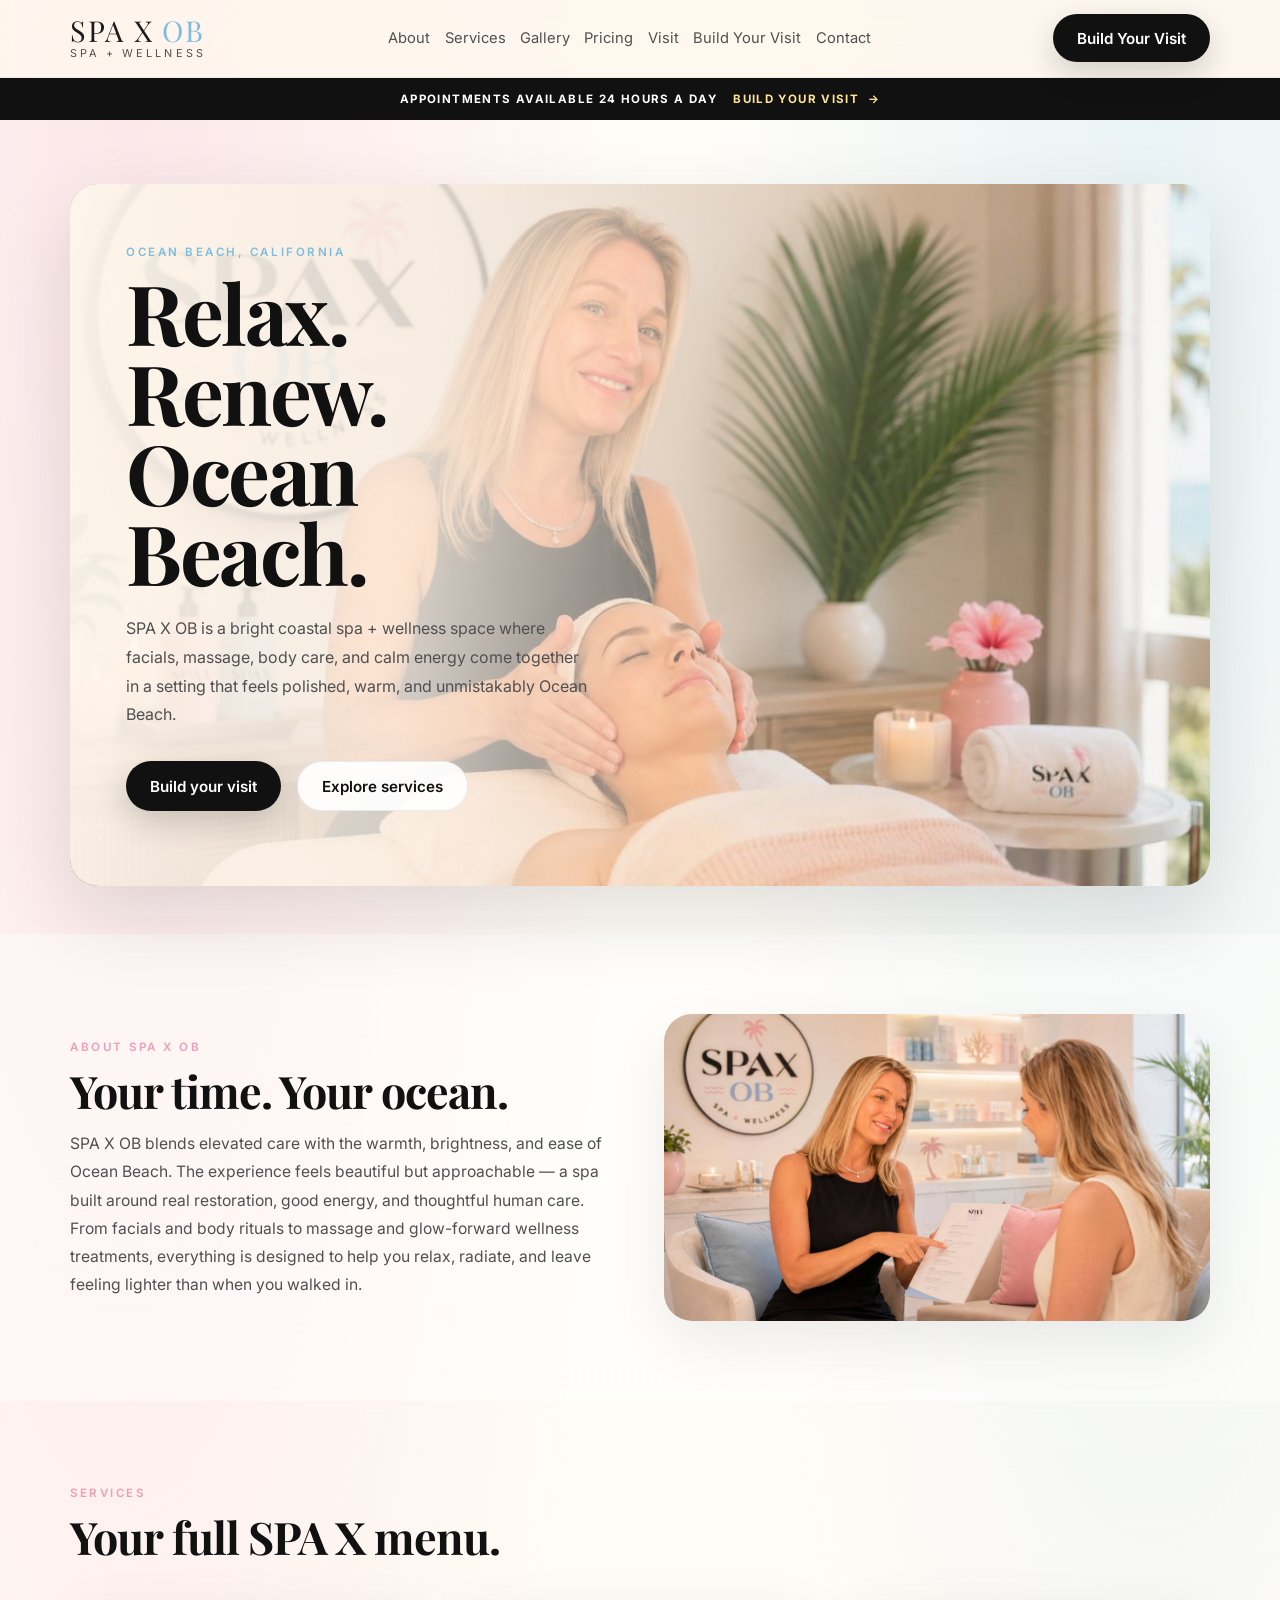
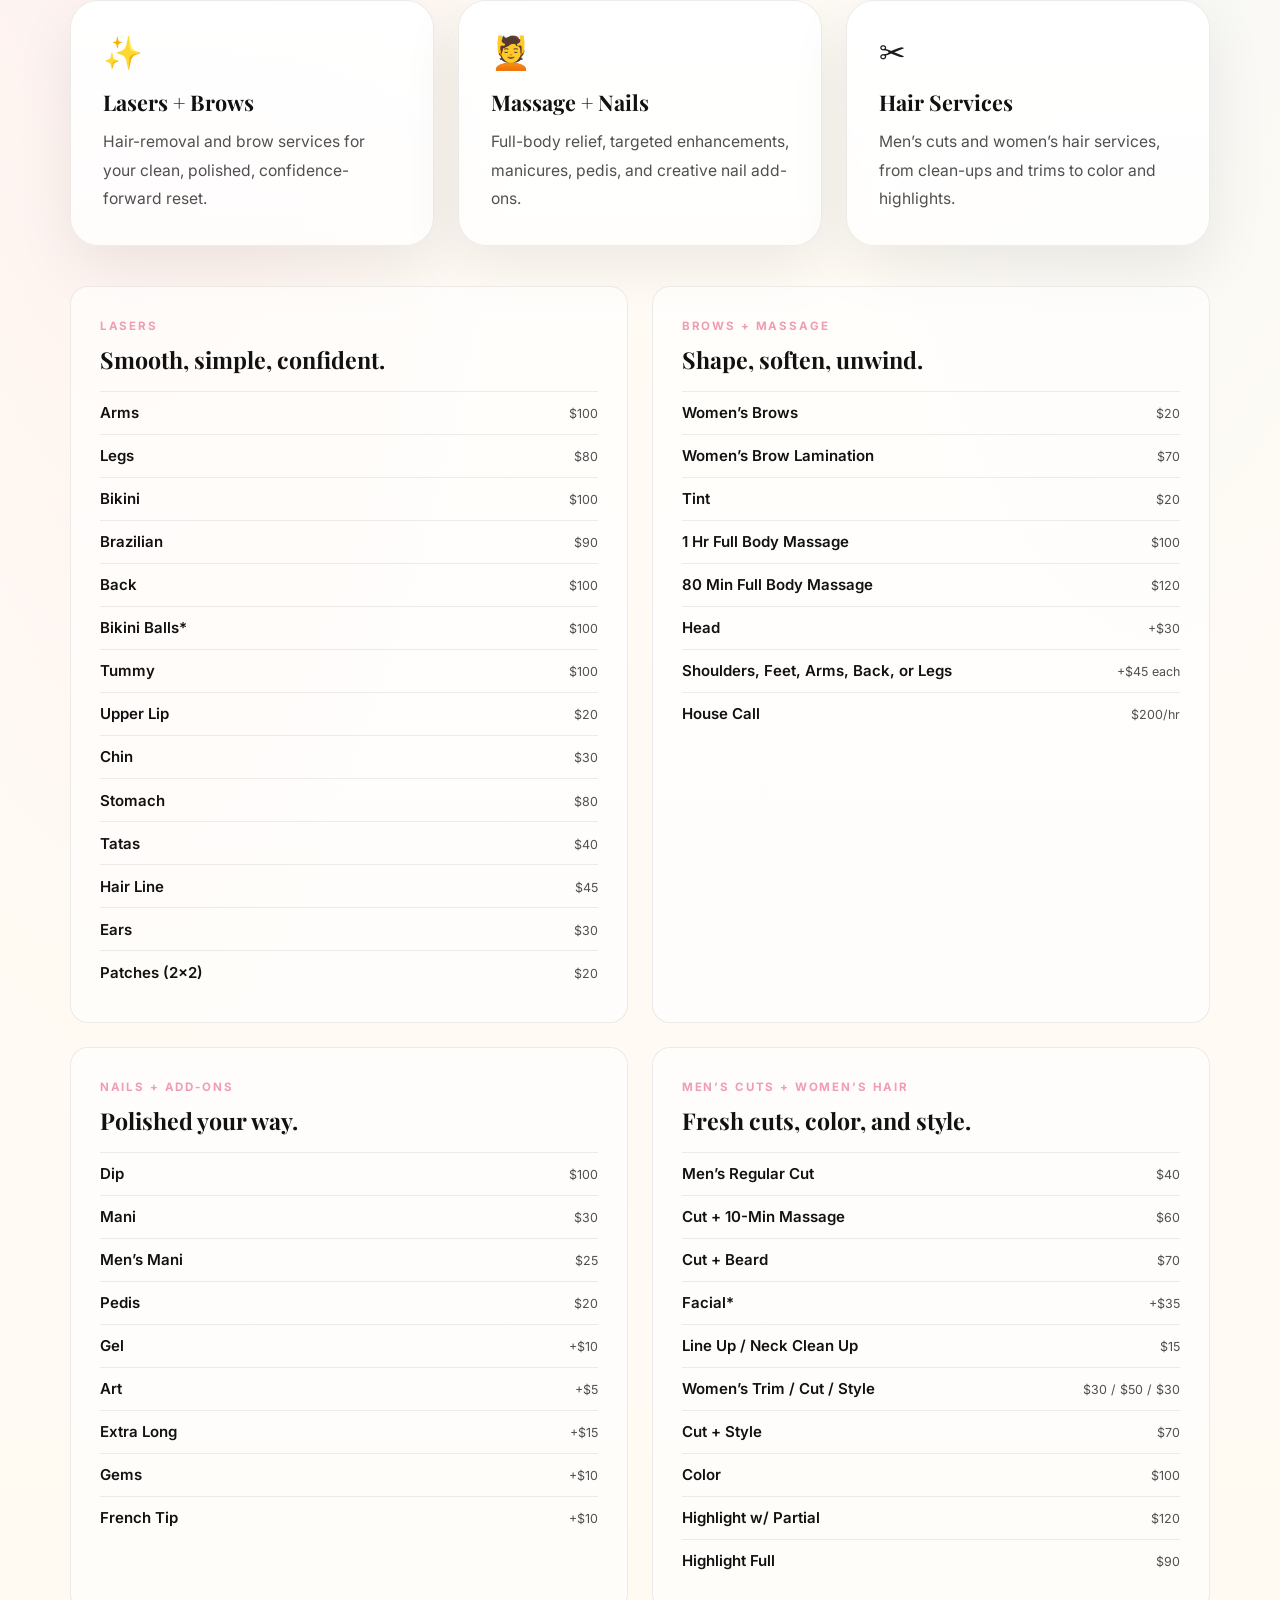
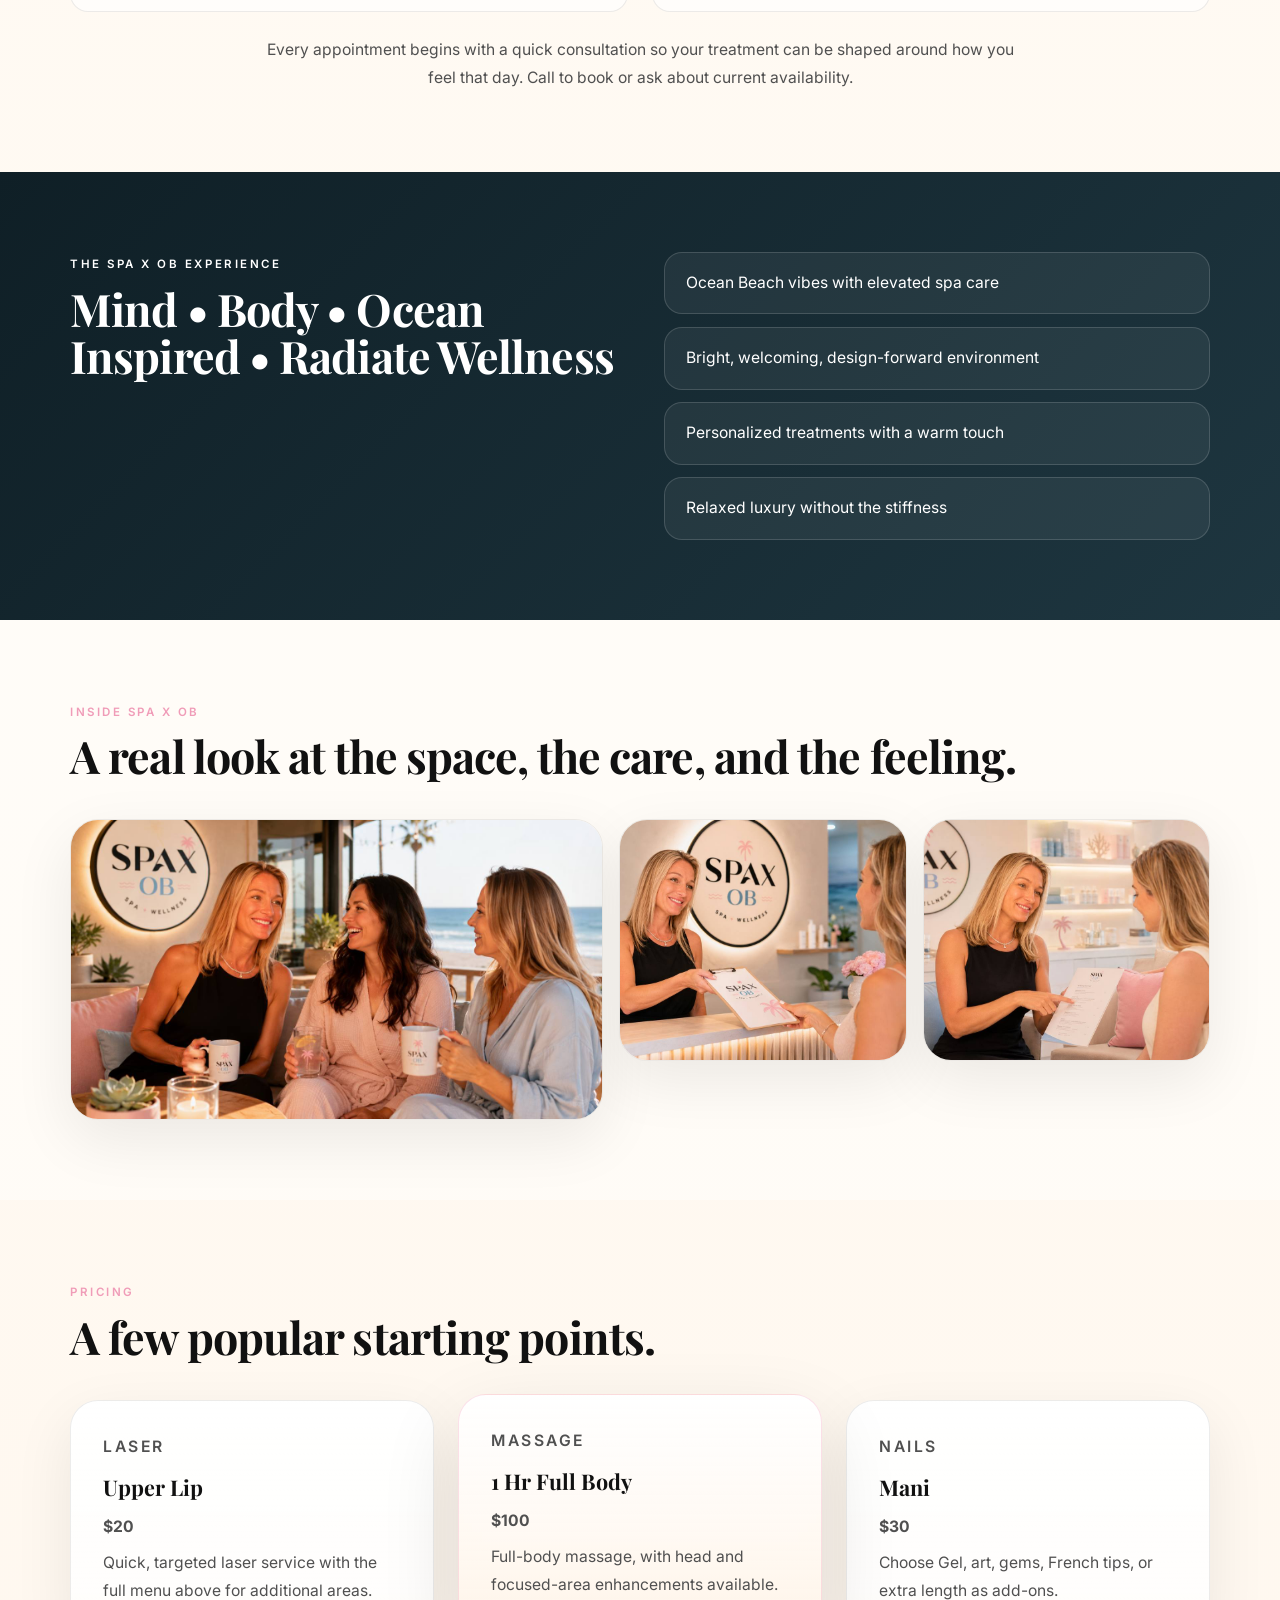
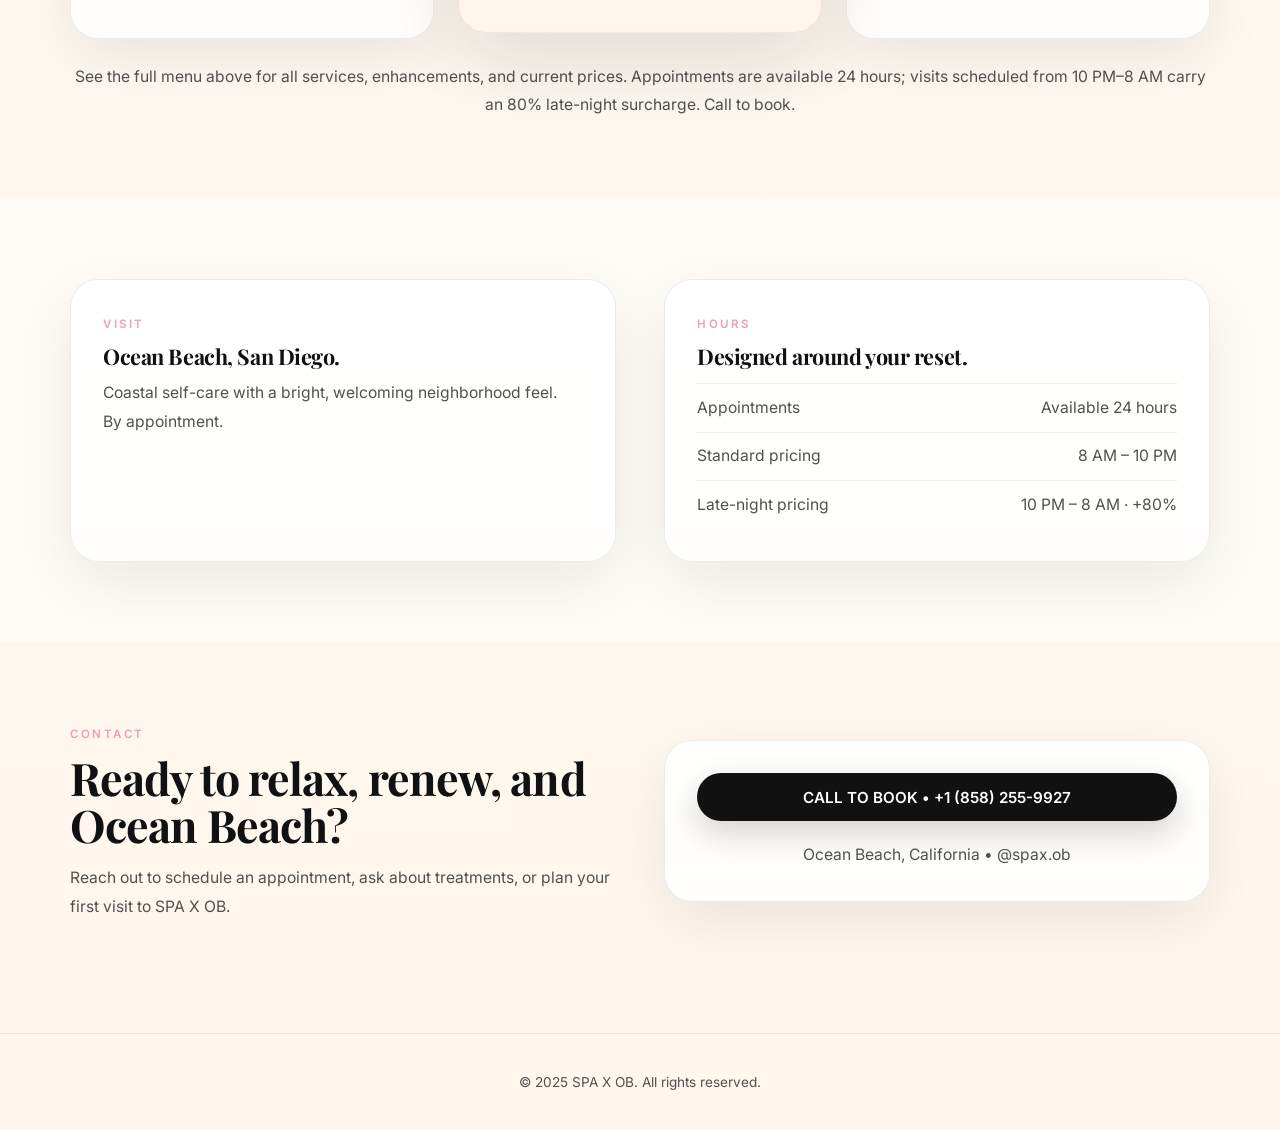
<file: index.html>
<!doctype html>
<html lang="en">
  <head>
    <meta charset="UTF-8" />
    <meta name="viewport" content="width=device-width, initial-scale=1.0" />
    <title>SPA X OB | Spa + Wellness in Ocean Beach, San Diego</title>
    <meta name="description" content="SPA X OB is a modern coastal spa and wellness destination in Ocean Beach, San Diego. Massage, facials, body rituals, and radiance treatments in a bright, design-forward space." />
    <link rel="preconnect" href="https://fonts.googleapis.com" />
    <link rel="preconnect" href="https://fonts.gstatic.com" crossorigin />
    <link href="https://fonts.googleapis.com/css2?family=Inter:wght@400;500;700&family=Playfair+Display:ital,wght@0,400;0,700;1,400&display=swap" rel="stylesheet" />
    <link rel="stylesheet" href="styles.css" />
  </head>
  <body>
    <div class="site-shell">
      <header class="topbar">
        <div class="container topbar__inner">
          <a class="brand" href="#top">
            <span class="brand__title">SPA X <span class="brand__ob">OB</span></span>
            <span class="brand__subtitle">Spa + Wellness</span>
          </a>

          <button type="button" class="menu-toggle" aria-expanded="false" aria-controls="site-navigation" aria-label="Toggle navigation menu">
            <span></span><span></span><span></span>
          </button>

          <nav class="nav" id="site-navigation">
            <a href="#about">About</a>
            <a href="#services">Services</a>
            <a href="#gallery">Gallery</a>
            <a href="#pricing">Pricing</a>
            <a href="#visit">Visit</a>
            <a href="order.html">Build Your Visit</a>
            <a href="#contact">Contact</a>
          </nav>
          <a class="button button--nav" href="order.html">Build Your Visit</a>
        </div>
      </header>

      <div class="availability-bar" role="status"><div class="container"><span>APPOINTMENTS AVAILABLE 24 HOURS A DAY</span><a href="order.html">BUILD YOUR VISIT <b>→</b></a></div></div>

      <main id="top">
        <!-- HERO -->
        <section class="hero">
          <div class="container hero__grid--single">
            <div class="hero-photo-card">
              <img src="assets/hero-facial-room.jpg" alt="SPA X OB facial treatment in progress" class="hero-photo-card__image" loading="eager" />
              <div class="hero-photo-card__overlay"></div>
              <div class="hero-photo-card__content">
                <span class="eyebrow">Ocean Beach, California</span>
                <h1>Relax. Renew. Ocean Beach.</h1>
                <p class="hero__lede">
                  SPA X OB is a bright coastal spa + wellness space where facials, massage, body care, and calm energy come together in a setting that feels polished, warm, and unmistakably Ocean Beach.
                </p>
                <div class="hero__actions">
                  <a class="button button--primary" href="order.html">Build your visit</a>
                  <a class="button button--light" href="#services">Explore services</a>
                </div>
              </div>
            </div>
          </div>
        </section>

        <!-- ABOUT -->
        <section class="section section--soft" id="about">
          <div class="container split-grid">
            <div class="about-text">
              <span class="eyebrow eyebrow--pink">About SPA X OB</span>
              <h2>Your time. Your ocean.</h2>
              <p>
                SPA X OB blends elevated care with the warmth, brightness, and ease of Ocean Beach. The experience feels beautiful but approachable — a spa built around real restoration, good energy, and thoughtful human care.
              </p>
              <p>
                From facials and body rituals to massage and glow-forward wellness treatments, everything is designed to help you relax, radiate, and leave feeling lighter than when you walked in.
              </p>
            </div>
            <div class="about-photos about-photos--single">
              <img src="assets/about-consultation.jpg" alt="SPA X OB consultation and branded interior" class="about-photos__img about-photos__img--top" loading="lazy" />
            </div>
          </div>
        </section>

        <!-- SERVICES -->
        <section class="section" id="services">
          <div class="container">
            <span class="eyebrow eyebrow--pink">Services</span>
            <h2>Your full SPA X menu.</h2>
            <div class="cards">
              <article class="card">
                <div class="card__icon">✨</div>
                <h3>Lasers + Brows</h3>
                <p>Hair-removal and brow services for your clean, polished, confidence-forward reset.</p>
              </article>
              <article class="card">
                <div class="card__icon">💆</div>
                <h3>Massage + Nails</h3>
                <p>Full-body relief, targeted enhancements, manicures, pedis, and creative nail add-ons.</p>
              </article>
              <article class="card">
                <div class="card__icon">✂️</div>
                <h3>Hair Services</h3>
                <p>Men’s cuts and women’s hair services, from clean-ups and trims to color and highlights.</p>
              </article>
            </div>

            <div class="service-menu" aria-label="Full services menu">
              <article class="service-menu__group">
                <p class="service-menu__label">Lasers</p>
                <h3>Smooth, simple, confident.</h3>
                <ul>
                  <li><span>Arms</span><small>$100</small></li><li><span>Legs</span><small>$80</small></li><li><span>Bikini</span><small>$100</small></li><li><span>Brazilian</span><small>$90</small></li><li><span>Back</span><small>$100</small></li><li><span>Bikini Balls*</span><small>$100</small></li><li><span>Tummy</span><small>$100</small></li><li><span>Upper Lip</span><small>$20</small></li><li><span>Chin</span><small>$30</small></li><li><span>Stomach</span><small>$80</small></li><li><span>Tatas</span><small>$40</small></li><li><span>Hair Line</span><small>$45</small></li><li><span>Ears</span><small>$30</small></li><li><span>Patches (2×2)</span><small>$20</small></li>
                </ul>
              </article>
              <article class="service-menu__group">
                <p class="service-menu__label">Brows + Massage</p>
                <h3>Shape, soften, unwind.</h3>
                <ul>
                  <li><span>Women’s Brows</span><small>$20</small></li><li><span>Women’s Brow Lamination</span><small>$70</small></li><li><span>Tint</span><small>$20</small></li><li><span>1 Hr Full Body Massage</span><small>$100</small></li><li><span>80 Min Full Body Massage</span><small>$120</small></li><li><span>Head</span><small>+$30</small></li><li><span>Shoulders, Feet, Arms, Back, or Legs</span><small>+$45 each</small></li><li><span>House Call</span><small>$200/hr</small></li>
                </ul>
              </article>
              <article class="service-menu__group">
                <p class="service-menu__label">Nails + Add-Ons</p>
                <h3>Polished your way.</h3>
                <ul>
                  <li><span>Dip</span><small>$100</small></li><li><span>Mani</span><small>$30</small></li><li><span>Men’s Mani</span><small>$25</small></li><li><span>Pedis</span><small>$20</small></li><li><span>Gel</span><small>+$10</small></li><li><span>Art</span><small>+$5</small></li><li><span>Extra Long</span><small>+$15</small></li><li><span>Gems</span><small>+$10</small></li><li><span>French Tip</span><small>+$10</small></li>
                </ul>
              </article>
              <article class="service-menu__group">
                <p class="service-menu__label">Men’s Cuts + Women’s Hair</p>
                <h3>Fresh cuts, color, and style.</h3>
                <ul>
                  <li><span>Men’s Regular Cut</span><small>$40</small></li><li><span>Cut + 10-Min Massage</span><small>$60</small></li><li><span>Cut + Beard</span><small>$70</small></li><li><span>Facial*</span><small>+$35</small></li><li><span>Line Up / Neck Clean Up</span><small>$15</small></li><li><span>Women’s Trim / Cut / Style</span><small>$30 / $50 / $30</small></li><li><span>Cut + Style</span><small>$70</small></li><li><span>Color</span><small>$100</small></li><li><span>Highlight w/ Partial</span><small>$120</small></li><li><span>Highlight Full</span><small>$90</small></li>
                </ul>
              </article>
            </div>
            <p class="services-note">Every appointment begins with a quick consultation so your treatment can be shaped around how you feel that day. Call to book or ask about current availability.</p>
          </div>
        </section>

        <!-- EXPERIENCE BANNER -->
        <section class="section section--accent" id="experience">
          <div class="container split-grid split-grid--center">
            <div>
              <span class="eyebrow">The SPA X OB experience</span>
              <h2>Mind • Body • Ocean Inspired • Radiate Wellness</h2>
            </div>
            <ul class="feature-list">
              <li>Ocean Beach vibes with elevated spa care</li>
              <li>Bright, welcoming, design-forward environment</li>
              <li>Personalized treatments with a warm touch</li>
              <li>Relaxed luxury without the stiffness</li>
            </ul>
          </div>
        </section>

        <!-- GALLERY -->
        <section class="section section--soft" id="gallery">
          <div class="container">
            <span class="eyebrow eyebrow--pink">Inside SPA X OB</span>
            <h2>A real look at the space, the care, and the feeling.</h2>
            <div class="gallery-grid">
              <div class="gallery-card gallery-card--tall">
                <img src="assets/gallery-ocean-mugs.jpg" alt="Guests enjoying SPA X OB branded mugs by the ocean" loading="lazy" />
              </div>
              <div class="gallery-card">
                <img src="assets/gallery-welcome-desk.jpg" alt="SPA X OB welcome desk" loading="lazy" />
              </div>
              <div class="gallery-card">
                <img src="assets/about-consultation.jpg" alt="SPA X OB consultation and products" loading="lazy" />
              </div>
            </div>
          </div>
        </section>

        <!-- PRICING -->
        <section class="section" id="pricing">
          <div class="container">
            <span class="eyebrow eyebrow--pink">Pricing</span>
            <h2>A few popular starting points.</h2>
            <div class="pricing-grid">
              <article class="price-card">
                <p class="price-card__label">Laser</p>
                <h3>Upper Lip</h3>
                <p class="price-card__price">$20</p>
                <p>Quick, targeted laser service with the full menu above for additional areas.</p>
              </article>
              <article class="price-card price-card--featured">
                <p class="price-card__label">Massage</p>
                <h3>1 Hr Full Body</h3>
                <p class="price-card__price">$100</p>
                <p>Full-body massage, with head and focused-area enhancements available.</p>
              </article>
              <article class="price-card">
                <p class="price-card__label">Nails</p>
                <h3>Mani</h3>
                <p class="price-card__price">$30</p>
                <p>Choose Gel, art, gems, French tips, or extra length as add-ons.</p>
              </article>
            </div>
            <p class="pricing-note">See the full menu above for all services, enhancements, and current prices. Appointments are available 24 hours; visits scheduled from 10 PM–8 AM carry an 80% late-night surcharge. Call to book.</p>
          </div>
        </section>

        <!-- VISIT -->
        <section class="section section--soft" id="visit">
          <div class="container visit-grid">
            <div class="visit-card">
              <span class="eyebrow eyebrow--pink">Visit</span>
              <h2>Ocean Beach, San Diego.</h2>
              <p>Coastal self-care with a bright, welcoming neighborhood feel.</p>
              <p>By appointment.</p>
            </div>
            <div class="visit-card">
              <span class="eyebrow eyebrow--pink">Hours</span>
              <h2>Designed around your reset.</h2>
              <ul class="hours-list">
                <li><span>Appointments</span><span>Available 24 hours</span></li>
                <li><span>Standard pricing</span><span>8 AM – 10 PM</span></li>
                <li><span>Late-night pricing</span><span>10 PM – 8 AM · +80%</span></li>
              </ul>
            </div>
          </div>
        </section>

        <!-- CONTACT -->
        <section class="section" id="contact">
          <div class="container cta-panel">
            <div>
              <span class="eyebrow eyebrow--pink">Contact</span>
              <h2>Ready to relax, renew, and Ocean Beach?</h2>
              <p>Reach out to schedule an appointment, ask about treatments, or plan your first visit to SPA X OB.</p>
            </div>
            <div class="contact-card">
              <a class="button button--primary button--wide" href="tel:+18582559927">CALL TO BOOK • +1 (858) 255-9927</a>
              <p class="contact-card__note">Ocean Beach, California • @spax.ob</p>
            </div>
          </div>
        </section>
      </main>

      <!-- FOOTER -->
      <footer class="site-footer">
        <div class="container site-footer__inner">
          <p>&copy; 2025 SPA X OB. All rights reserved.</p>
        </div>
      </footer>
    </div>

    <script>
      (() => {
        const toggle = document.querySelector('.menu-toggle');
        const nav = document.getElementById('site-navigation');
        if (!toggle || !nav) return;
        const links = nav.querySelectorAll('a');
        const close = () => { toggle.setAttribute('aria-expanded','false'); nav.classList.remove('nav--open'); };
        toggle.addEventListener('click', () => {
          const open = toggle.getAttribute('aria-expanded') === 'true';
          toggle.setAttribute('aria-expanded', String(!open));
          nav.classList.toggle('nav--open', !open);
        });
        links.forEach(l => l.addEventListener('click', close));
        window.addEventListener('resize', () => { if (innerWidth > 900) close(); });
      })();
    </script>
  </body>
</html>
</file>
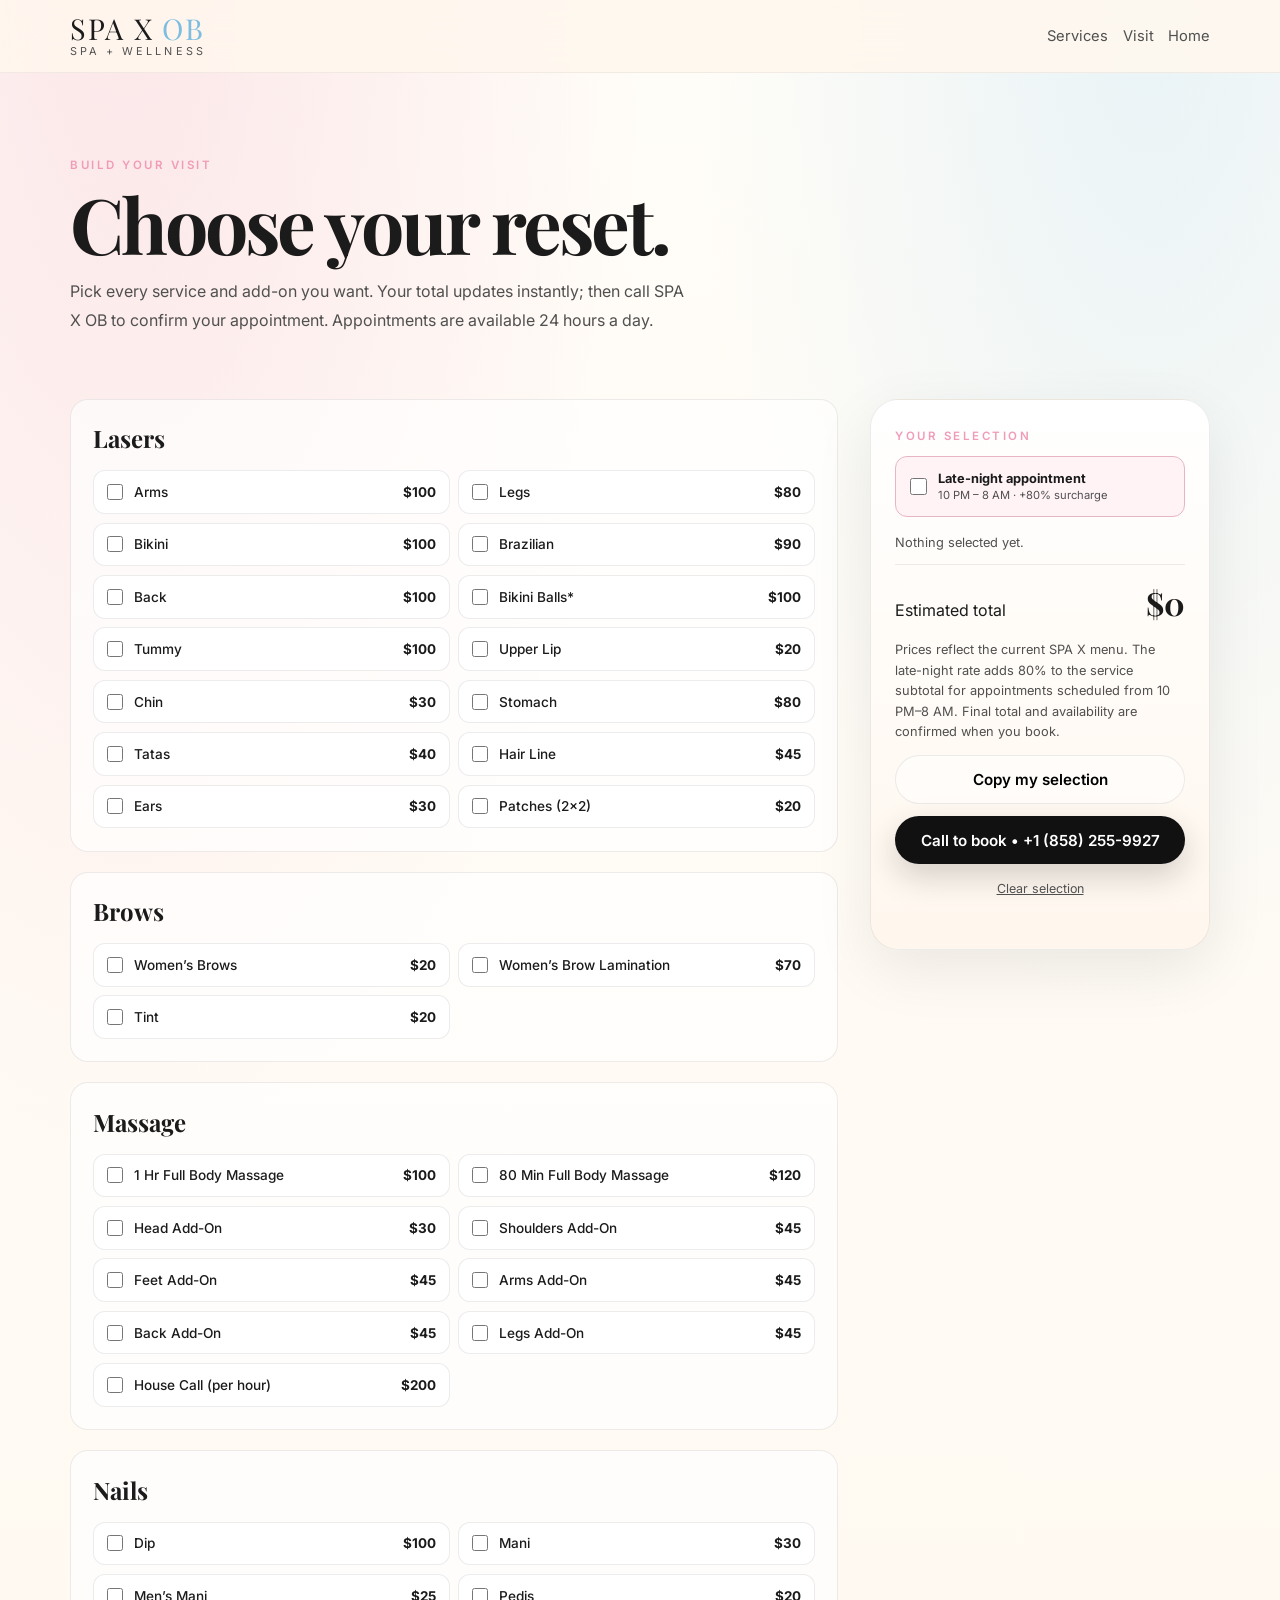
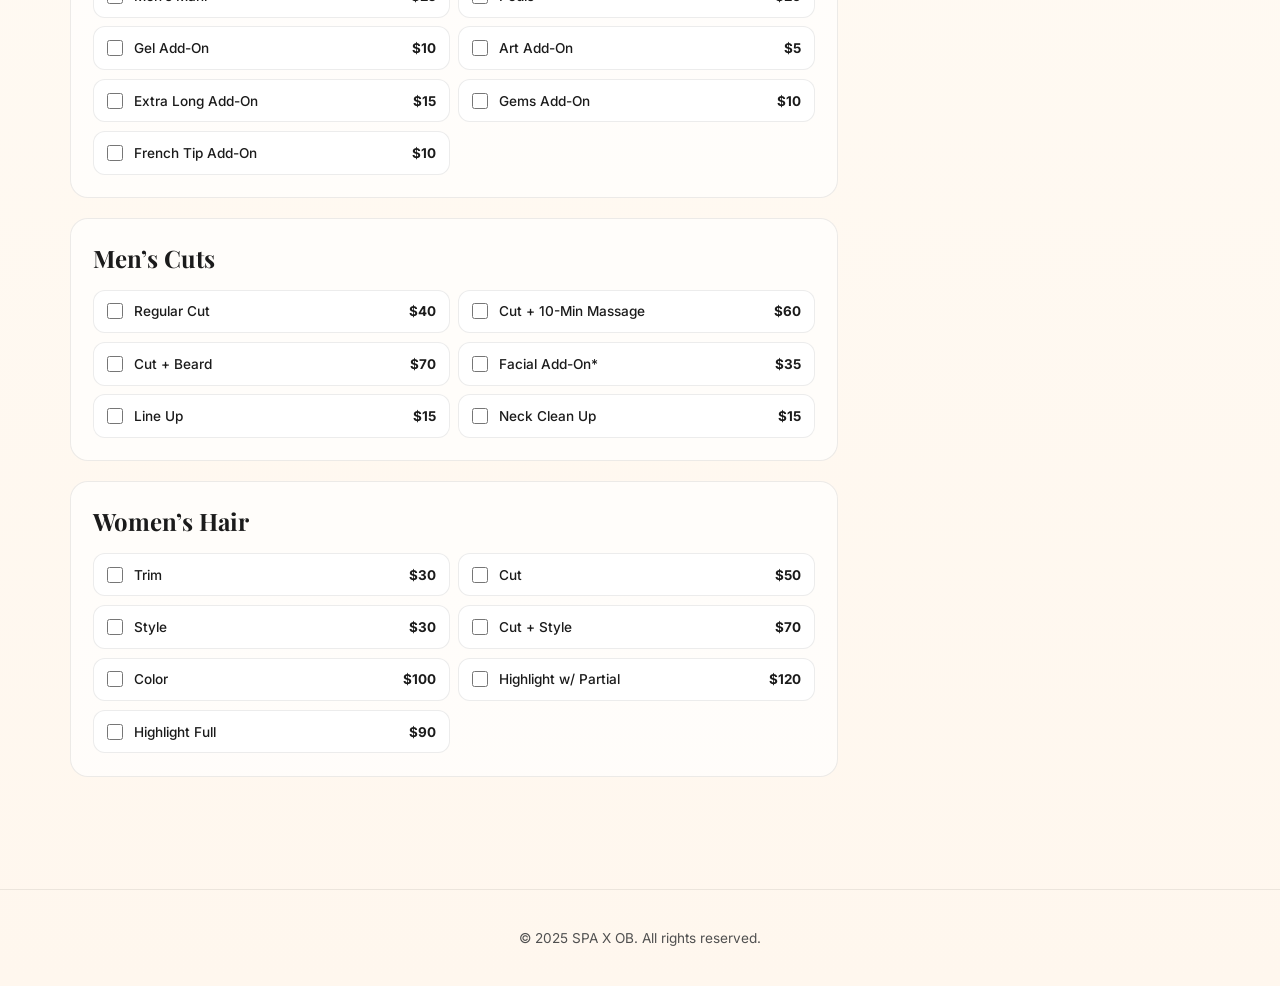
<file: order.html>
<!doctype html><html lang="en"><head><meta charset="UTF-8"><meta name="viewport" content="width=device-width,initial-scale=1"><title>Build Your Visit | SPA X OB</title><meta name="description" content="Select SPA X OB services and see your estimated total."><link rel="preconnect" href="https://fonts.googleapis.com"><link rel="preconnect" href="https://fonts.gstatic.com" crossorigin><link href="https://fonts.googleapis.com/css2?family=Inter:wght@400;500;700&family=Playfair+Display:ital,wght@0,400;0,700;1,400&display=swap" rel="stylesheet"><link rel="stylesheet" href="styles.css"><link rel="stylesheet" href="order.css"></head><body><header class="topbar"><div class="container topbar__inner"><a class="brand" href="index.html"><span class="brand__title">SPA X <span class="brand__ob">OB</span></span><span class="brand__subtitle">Spa + Wellness</span></a><nav class="nav order-nav"><a href="index.html#services">Services</a><a href="index.html#visit">Visit</a><a href="index.html">Home</a></nav></div></header><main><section class="order-hero"><div class="container"><span class="eyebrow eyebrow--pink">Build Your Visit</span><h1>Choose your reset.</h1><p>Pick every service and add-on you want. Your total updates instantly; then call SPA X OB to confirm your appointment. Appointments are available 24 hours a day.</p></div></section><section class="order-section"><div class="container order-layout"><div><div id="service-groups" class="service-groups" aria-live="polite"></div></div><aside class="order-summary"><p class="eyebrow eyebrow--pink">Your Selection</p><label class="late-night-toggle"><input id="late-night" type="checkbox"><span><b>Late-night appointment</b><small>10 PM – 8 AM · +80% surcharge</small></span></label><div id="selected-items" class="selected-items"><p class="empty">Nothing selected yet.</p></div><div class="total-row"><span>Estimated total</span><strong id="total">$0</strong></div><p class="estimate-note">Prices reflect the current SPA X menu. The late-night rate adds 80% to the service subtotal for appointments scheduled from 10 PM–8 AM. Final total and availability are confirmed when you book.</p><button id="copy-order" class="button button--ghost button--wide" type="button">Copy my selection</button><a class="button button--primary button--wide" href="tel:+18582559927">Call to book • +1 (858) 255-9927</a><button id="clear-order" class="text-button" type="button">Clear selection</button><p id="copy-status" class="copy-status" aria-live="polite"></p></aside></div></section></main><footer class="site-footer"><div class="container site-footer__inner"><p>© 2025 SPA X OB. All rights reserved.</p></div></footer><script src="order.js"></script></body></html>
</file>
<file: styles.css>
:root {
  --cream: #fff7ee;
  --sand: #fffaf4;
  --blush: #f7c6d3;
  --pink: #f09cb8;
  --sunshine: #ffe494;
  --ocean: #7dbddf;
  --ocean-light: #b7ddf2;
  --coast: #111111;
  --text: #1b1b1b;
  --muted: #505050;
  --border: rgba(17, 17, 17, 0.08);
  --shadow: 0 20px 60px rgba(17, 17, 17, 0.08);
  --shadow-lg: 0 30px 80px rgba(17, 17, 17, 0.12);
  --radius: 28px;
  --radius-sm: 18px;
  font-family: 'Inter', system-ui, sans-serif;
  color: var(--text);
  background: var(--cream);
}

* { box-sizing: border-box; margin: 0; }
html { scroll-behavior: smooth; }

body {
  background:
    radial-gradient(ellipse at 10% 0%, rgba(247,198,211,0.4), transparent 32%),
    radial-gradient(ellipse at 90% 0%, rgba(183,221,242,0.3), transparent 28%),
    linear-gradient(180deg, #fffdf8 0%, var(--cream) 100%);
  color: var(--text);
}

a { color: inherit; text-decoration: none; }
button { font: inherit; }
img { max-width: 100%; display: block; }

.container { width: min(1140px, calc(100% - 2.5rem)); margin: 0 auto; }
.site-shell { padding-bottom: 0; }

/* ─── TOPBAR ─── */
.topbar {
  position: sticky; top: 0; z-index: 30;
  backdrop-filter: blur(20px);
  background: rgba(255,247,238,0.86);
  border-bottom: 1px solid rgba(17,17,17,0.05);
}
.topbar__inner {
  display: flex; align-items: center; justify-content: space-between;
  gap: 1rem; padding: 0.9rem 0;
}
.brand { display: inline-flex; flex-direction: column; gap: 0.05rem; }
.brand__title {
  font-family: 'Playfair Display', Georgia, serif;
  font-size: 1.8rem; letter-spacing: 0.06em;
  text-transform: uppercase; line-height: 1;
}
.brand__ob { color: var(--ocean); }
.brand__subtitle {
  font-size: 0.68rem; text-transform: uppercase;
  letter-spacing: 0.28em; color: var(--muted);
}
.nav { display: flex; align-items: center; gap: 0.9rem; color: var(--muted); font-size: 0.92rem; }
.nav a { transition: color 0.2s; }
.nav a:hover { color: var(--coast); }

.menu-toggle {
  display: none; width: 44px; height: 44px;
  border: 1px solid var(--border); border-radius: 999px;
  background: rgba(255,255,255,0.9);
  align-items: center; justify-content: center;
  flex-direction: column; gap: 4px; padding: 0; cursor: pointer;
}
.menu-toggle span { display: block; width: 17px; height: 2px; border-radius: 2px; background: var(--coast); }

.availability-bar { background: var(--coast); color: white; }
.availability-bar .container { min-height: 42px; display: flex; align-items: center; justify-content: center; gap: 1rem; text-align: center; font-size: 0.72rem; font-weight: 700; letter-spacing: 0.12em; }
.availability-bar a { color: var(--sunshine); white-space: nowrap; }
.availability-bar a b { margin-left: 0.25rem; }

/* ─── BUTTONS ─── */
.button {
  display: inline-flex; align-items: center; justify-content: center;
  border-radius: 999px; padding: 0.9rem 1.5rem;
  font-weight: 600; font-size: 0.95rem;
  transition: transform 0.2s, box-shadow 0.2s, background 0.2s;
  border: none;
}
.button:hover { transform: translateY(-2px); }
.button--primary, .button--nav { background: var(--coast); color: white; box-shadow: 0 12px 32px rgba(17,17,17,0.18); }
.button--light { background: rgba(255,255,255,0.92); color: var(--coast); border: 1px solid var(--border); }
.button--ghost { border: 1px solid var(--border); background: rgba(255,255,255,0.5); }
.button--wide { width: 100%; }

/* ─── HERO ─── */
.hero { padding: 4rem 0 3rem; }
.hero__grid--single { display: grid; grid-template-columns: 1fr; }
.hero-photo-card {
  position: relative; overflow: hidden;
  min-height: 78vh; border-radius: var(--radius);
  box-shadow: var(--shadow-lg);
}
.hero-photo-card__image {
  position: absolute; inset: 0; width: 100%; height: 100%; object-fit: cover;
}
.hero-photo-card__overlay {
  position: absolute; inset: 0;
  background: linear-gradient(95deg, rgba(255,247,238,0.97) 0%, rgba(255,247,238,0.82) 32%, rgba(255,247,238,0.2) 68%, rgba(255,247,238,0.05) 100%);
}
.hero-photo-card__content {
  position: relative; z-index: 1; padding: 3.5rem; max-width: 36rem;
}
.hero-photo-card__content h1 {
  font-family: 'Playfair Display', Georgia, serif;
  font-size: clamp(3.2rem, 6.5vw, 5.8rem);
  line-height: 0.96; letter-spacing: -0.03em; color: var(--coast);
}
.hero__lede { color: var(--muted); line-height: 1.8; margin-top: 1.4rem; max-width: 52ch; }
.hero__actions { display: flex; gap: 1rem; flex-wrap: wrap; margin-top: 2rem; }

/* ─── TYPOGRAPHY ─── */
.eyebrow {
  display: inline-block; margin-bottom: 0.85rem;
  text-transform: uppercase; letter-spacing: 0.22em;
  font-size: 0.72rem; font-weight: 600; color: var(--ocean);
}
.eyebrow--pink { color: var(--pink); }

.section h2, .visit-card h2 {
  font-family: 'Playfair Display', Georgia, serif;
  font-size: clamp(1.8rem, 3.5vw, 2.8rem);
  line-height: 1.05; letter-spacing: -0.02em; color: var(--coast);
  margin-bottom: 1rem;
}
.section p, .card p, .feature-list li, .price-card p, .visit-card p,
.hours-list li, .pricing-note, .contact-card__note {
  color: var(--muted); line-height: 1.8; font-size: 0.98rem;
}

/* ─── SECTIONS ─── */
.section { padding: 5rem 0; }
.section--soft { background: rgba(255,255,255,0.4); }
.section--accent { background: linear-gradient(135deg, #0f1f26, #1e3640); color: white; }
.section--accent h2, .section--accent .eyebrow, .section--accent .feature-list li { color: white; }

.split-grid, .cta-panel, .visit-grid {
  display: grid; grid-template-columns: repeat(2, minmax(0,1fr));
  gap: 3rem; align-items: center;
}
.split-grid--center { align-items: start; }

/* ─── ABOUT ─── */
.about-photos { display: grid; grid-template-rows: 1fr 1fr; gap: 1rem; }
.about-photos--single { grid-template-rows: 1fr; }
.about-photos__img {
  width: 100%; height: 100%; min-height: 220px;
  object-fit: cover; border-radius: var(--radius);
  box-shadow: var(--shadow);
}

/* ─── CARDS ─── */
.cards, .pricing-grid {
  display: grid; grid-template-columns: repeat(3, minmax(0,1fr));
  gap: 1.5rem; margin-top: 2.5rem;
}
.card, .price-card, .visit-card, .contact-card {
  padding: 2rem; border-radius: var(--radius);
  background: linear-gradient(180deg, rgba(255,255,255,0.96), rgba(255,255,255,0.78));
  border: 1px solid var(--border); box-shadow: var(--shadow);
}
.card__icon { font-size: 2rem; margin-bottom: 1rem; }
.card h3, .price-card h3, .visit-card h2 {
  font-family: 'Playfair Display', Georgia, serif;
  font-size: 1.35rem; color: var(--coast); margin-bottom: 0.75rem;
}

/* ─── FULL SERVICES MENU ─── */
.service-menu {
  display: grid; grid-template-columns: repeat(2, minmax(0, 1fr));
  gap: 1.5rem; margin-top: 2.5rem;
}
.service-menu__group {
  padding: 1.8rem; border: 1px solid var(--border); border-radius: var(--radius-sm);
  background: rgba(255,255,255,0.62);
}
.service-menu__label {
  color: var(--pink) !important; font-size: 0.72rem !important; font-weight: 700;
  letter-spacing: 0.16em; text-transform: uppercase;
}
.service-menu__group h3 {
  color: var(--coast); font-family: 'Playfair Display', Georgia, serif;
  font-size: 1.45rem; margin: 0.45rem 0 1rem;
}
.service-menu__group ul { list-style: none; padding: 0; }
.service-menu__group li {
  align-items: baseline; border-top: 1px solid var(--border); display: flex;
  gap: 1rem; justify-content: space-between; padding: 0.72rem 0;
}
.service-menu__group li span { color: var(--coast); font-size: 0.94rem; font-weight: 600; }
.service-menu__group li small { color: var(--muted); font-size: 0.78rem; text-align: right; }
.services-note { margin: 1.5rem auto 0; max-width: 750px; text-align: center; }

/* ─── PRICING ─── */
.price-card__label {
  margin-bottom: 0.75rem; text-transform: uppercase;
  letter-spacing: 0.16em; font-size: 0.78rem; color: var(--pink); font-weight: 600;
}
.price-card__price { font-size: 1.2rem; font-weight: 700; color: var(--coast); margin-bottom: 0.5rem; }
.price-card--featured {
  background: linear-gradient(180deg, #fff, rgba(255,244,233,0.9));
  transform: translateY(-6px); border-color: rgba(240,156,184,0.3);
  box-shadow: var(--shadow-lg);
}
.pricing-note { margin-top: 1.5rem; text-align: center; }

/* ─── GALLERY ─── */
.gallery-grid {
  display: grid;
  grid-template-columns: 1.3fr 0.7fr 0.7fr;
  grid-template-rows: auto auto;
  gap: 1rem; margin-top: 2.5rem;
}
.gallery-card {
  border-radius: var(--radius); overflow: hidden;
  box-shadow: var(--shadow); border: 1px solid var(--border);
}
.gallery-card img { width: 100%; height: 100%; min-height: 240px; object-fit: cover; }
.gallery-card--tall { grid-row: span 2; }
.gallery-card--tall img { min-height: 100%; }

/* ─── FEATURE LIST ─── */
.feature-list { list-style: none; padding: 0; display: grid; gap: 0.8rem; }
.feature-list li {
  padding: 1rem 1.3rem; border: 1px solid rgba(255,255,255,0.15);
  border-radius: var(--radius-sm); background: rgba(255,255,255,0.06);
  font-size: 0.98rem;
}

/* ─── VISIT ─── */
.visit-grid { align-items: stretch; }
.hours-list { list-style: none; padding: 0; margin-top: 1rem; }
.hours-list li {
  display: flex; justify-content: space-between; gap: 1rem;
  padding: 0.6rem 0; border-top: 1px solid rgba(17,17,17,0.07);
}

/* ─── CONTACT ─── */
.contact-card { display: grid; gap: 1rem; }
.contact-card__note { margin-top: 0.25rem; text-align: center; font-size: 0.88rem; }

/* ─── FOOTER ─── */
.site-footer {
  padding: 2.5rem 0; margin-top: 2rem;
  border-top: 1px solid var(--border);
  text-align: center; color: var(--muted); font-size: 0.85rem;
}
.site-footer__inner { display: flex; flex-direction: column; gap: 0.4rem; align-items: center; }
.site-footer__credit a { color: var(--ocean); font-weight: 600; transition: color 0.2s; }
.site-footer__credit a:hover { color: var(--coast); }

/* ─── RESPONSIVE ─── */
@media (max-width: 900px) {
  .split-grid, .cta-panel, .cards, .pricing-grid, .service-menu, .visit-grid, .gallery-grid {
    grid-template-columns: 1fr;
  }
  .topbar__inner { flex-wrap: wrap; }
  .menu-toggle { display: inline-flex; margin-left: auto; }
  .nav {
    display: none; width: 100%; flex-direction: column;
    align-items: flex-start; gap: 0; padding: 0.6rem 0 0.3rem;
    margin-top: 0.2rem; border-top: 1px solid var(--border); order: 3;
  }
  .nav.nav--open { display: flex; }
  .nav a { width: 100%; padding: 0.9rem 0.3rem; border-bottom: 1px solid var(--border); }
  .button--nav { display: none; }
  .hero-photo-card { min-height: 70vh; }
  .hero-photo-card__overlay {
    background: linear-gradient(180deg, rgba(255,247,238,0.94) 0%, rgba(255,247,238,0.8) 38%, rgba(255,247,238,0.2) 75%, transparent 100%);
  }
  .hero-photo-card__content { padding: 2rem 1.5rem; max-width: 100%; }
  .gallery-card--tall { grid-row: auto; }
  .about-photos { grid-template-rows: auto; grid-template-columns: 1fr 1fr; }
  .about-photos--single { grid-template-columns: 1fr; }
}

@media (min-width: 901px) {
  .nav { display: flex !important; }
}

@media (max-width: 640px) {
  .container { width: min(1140px, calc(100% - 1.25rem)); }
  .hero { padding-top: 2.5rem; }
  .availability-bar .container { min-height: 48px; flex-wrap: wrap; gap: 0.2rem 0.8rem; padding: 0.45rem 0; font-size: 0.61rem; }
  .hero-photo-card__content h1 { font-size: clamp(2.6rem, 12vw, 4.2rem); }
  .hero__actions { flex-direction: column; }
  .button { width: 100%; }
  .hours-list li { flex-direction: column; gap: 0.15rem; }
  .about-photos { grid-template-columns: 1fr; }
}
</file>
<file: order.css>
.order-hero{padding:5rem 0 2.5rem}.order-hero h1{font-family:'Playfair Display',Georgia,serif;font-size:clamp(3rem,6vw,5.6rem);letter-spacing:-.04em;line-height:.98}.order-hero p{color:var(--muted);line-height:1.8;max-width:620px;margin-top:1rem}.order-section{padding:1.5rem 0 5rem}.order-layout{display:grid;grid-template-columns:minmax(0,1fr) 340px;gap:2rem;align-items:start}.service-groups{display:grid;gap:1.25rem}.order-group{border:1px solid var(--border);background:#ffffffa8;border-radius:var(--radius-sm);padding:1.4rem}.order-group h2{font-family:'Playfair Display',Georgia,serif;margin-bottom:1rem;font-size:1.5rem}.order-options{display:grid;grid-template-columns:repeat(2,minmax(0,1fr));gap:.55rem}.order-option{align-items:center;display:grid;grid-template-columns:auto 1fr auto;gap:.65rem;padding:.8rem;border:1px solid var(--border);border-radius:12px;cursor:pointer;background:#fff;transition:border-color .2s,background .2s}.order-option:has(input:checked){border-color:var(--pink);background:#fff4f7}.order-option input{accent-color:var(--pink);width:1rem;height:1rem}.order-option span{font-size:.85rem;font-weight:500}.order-option b{font-size:.84rem}.order-summary{background:linear-gradient(180deg,#fff,#fff7ee);border:1px solid var(--border);border-radius:var(--radius);box-shadow:var(--shadow);padding:1.5rem;position:sticky;top:6rem}.late-night-toggle{display:flex;align-items:center;gap:.7rem;padding:.85rem;margin:0 0 1rem;border:1px solid #e6b6c5;border-radius:12px;background:#fff3f6;cursor:pointer}.late-night-toggle input{width:1.1rem;height:1.1rem;accent-color:var(--pink)}.late-night-toggle span{display:grid;gap:.12rem}.late-night-toggle b{font-size:.8rem}.late-night-toggle small{font-size:.7rem;color:var(--muted)}.selected-items{border-bottom:1px solid var(--border);margin:0 0 1rem;padding-bottom:.7rem}.empty,.estimate-note,.copy-status{color:var(--muted);font-size:.8rem;line-height:1.6}.selected-item{display:flex;justify-content:space-between;gap:.5rem;padding:.5rem 0;font-size:.8rem}.selected-item>div{display:flex;align-items:center;gap:.35rem;white-space:nowrap}.selected-item button{border:1px solid var(--border);background:#fff;border-radius:50%;width:20px;height:20px;line-height:1;cursor:pointer}.selected-item--surcharge{margin-top:.35rem;padding-top:.65rem;border-top:1px dashed var(--border);color:#a44a68}.selected-item--surcharge small{font-size:.67rem}.total-row{display:flex;justify-content:space-between;align-items:baseline;margin:1rem 0}.total-row strong{font-size:2rem;font-family:'Playfair Display',Georgia,serif}.order-summary .button{margin-top:.75rem}.text-button{display:block;margin:1rem auto 0;background:none;border:0;color:var(--muted);font-size:.78rem;text-decoration:underline;cursor:pointer}.copy-status{text-align:center;margin-top:.7rem;min-height:1.3em}@media(max-width:900px){.order-layout{grid-template-columns:1fr}.order-summary{position:static}.order-options{grid-template-columns:1fr}}
</file>
